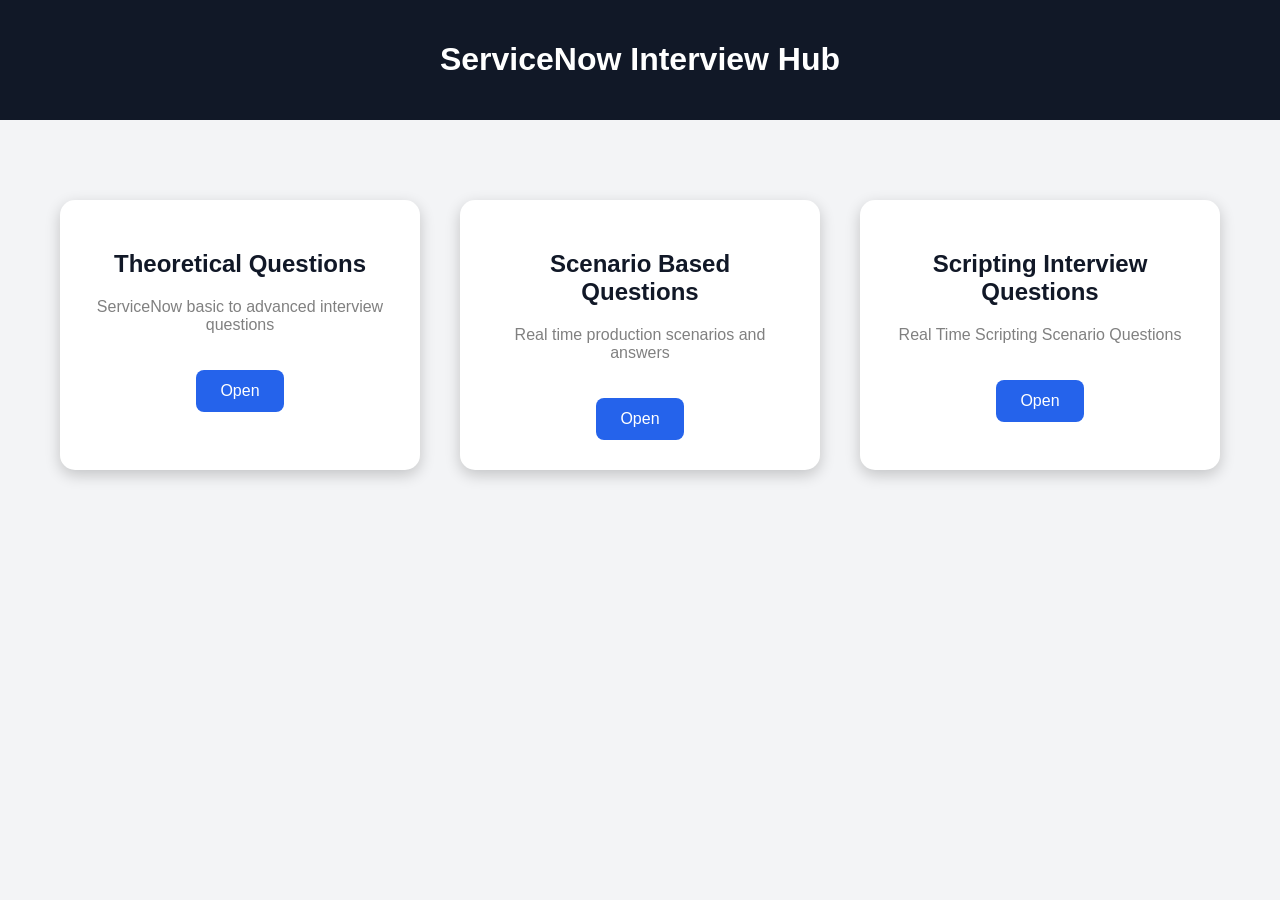
<file: index.html>
<!DOCTYPE html>
<html lang="en">

<head>
    <meta charset="UTF-8">
    <meta name="viewport" content="width=device-width, initial-scale=1.0">
    
    <title>ServiceNow Interview Hub</title>

    <link rel="stylesheet" href="style.css">
</head>

<body>

    <div class="navbar">
        <h1>ServiceNow Interview Hub</h1>
    </div>

    <div class="container">

        <div class="card">
            <h2>Theoretical Questions</h2>

            <p>
                ServiceNow basic to advanced interview questions
            </p>

            <a href="theoretical.html">
                Open
            </a>
        </div>

        <div class="card">
            <h2>Scenario Based Questions</h2>

            <p>
                Real time production scenarios and answers
            </p>

            <a href="scenario.html">
                Open
            </a>
        </div>
        <div class="card">
            <h2>Scripting Interview Questions</h2>

            <p>
                Real Time Scripting  Scenario Questions
            </p>

            <a href="scripting.html">
                Open
            </a>
        </div>

    </div>

</body>

</html>
</file>
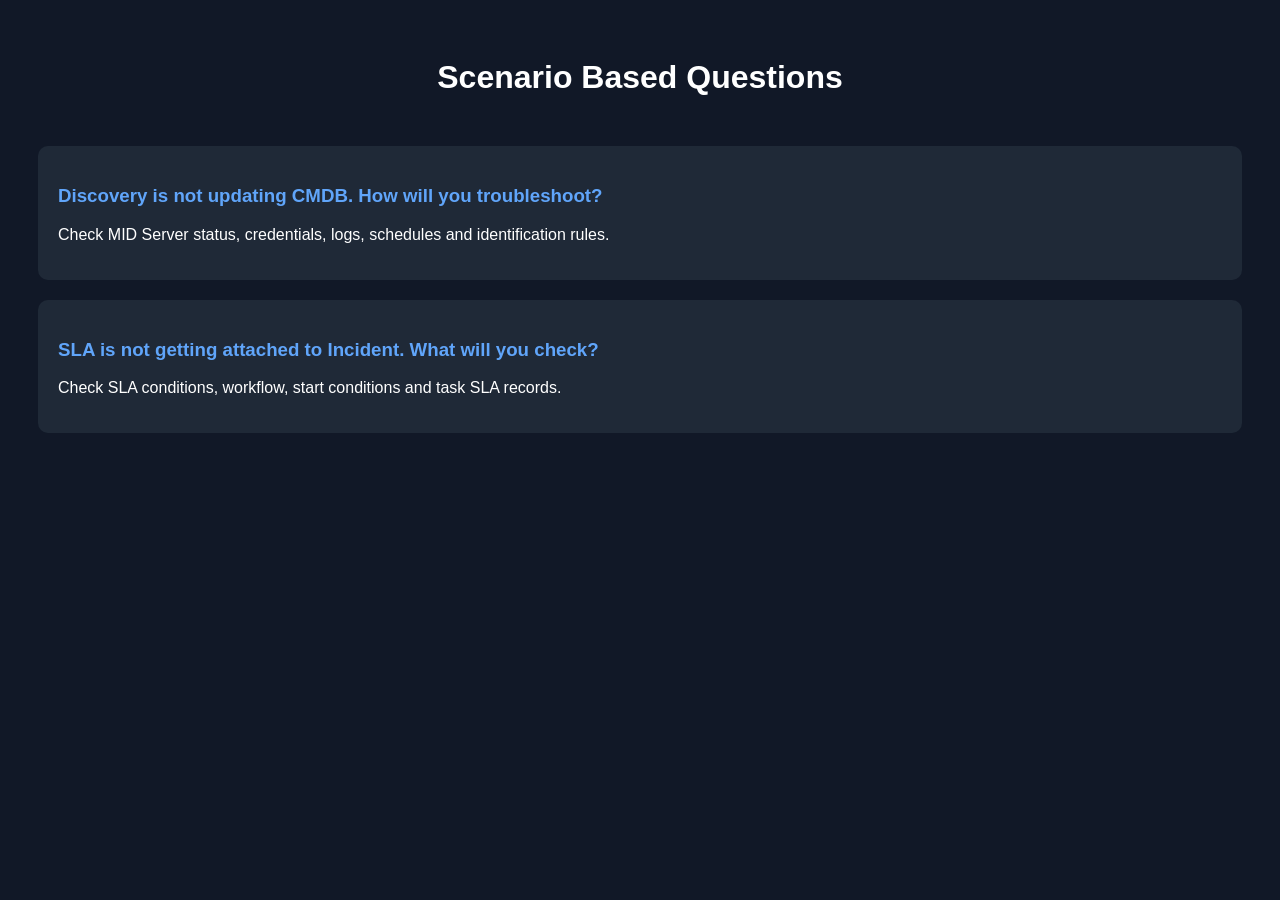
<file: scenario.html>
<!DOCTYPE html>
<html>

<head>

    <title>Scenario Questions</title>

    <style>

        body{
            background:#111827;
            color:white;
            font-family:Arial;
            padding:30px;
        }

        .question{
            background:#1f2937;
            padding:20px;
            margin-bottom:20px;
            border-radius:10px;
        }

        h1{
            text-align:center;
            margin-bottom:50px;
        }

        h3{
            color:#60a5fa;
        }

    </style>

</head>

<body>

    <h1>Scenario Based Questions</h1>

    <div class="question">
        <h3>
            Discovery is not updating CMDB. How will you troubleshoot?
        </h3>

        <p>
            Check MID Server status, credentials, logs, schedules and identification rules.
        </p>
    </div>

    <div class="question">
        <h3>
            SLA is not getting attached to Incident. What will you check?
        </h3>

        <p>
            Check SLA conditions, workflow, start conditions and task SLA records.
        </p>
    </div>

</body>

</html>
</file>
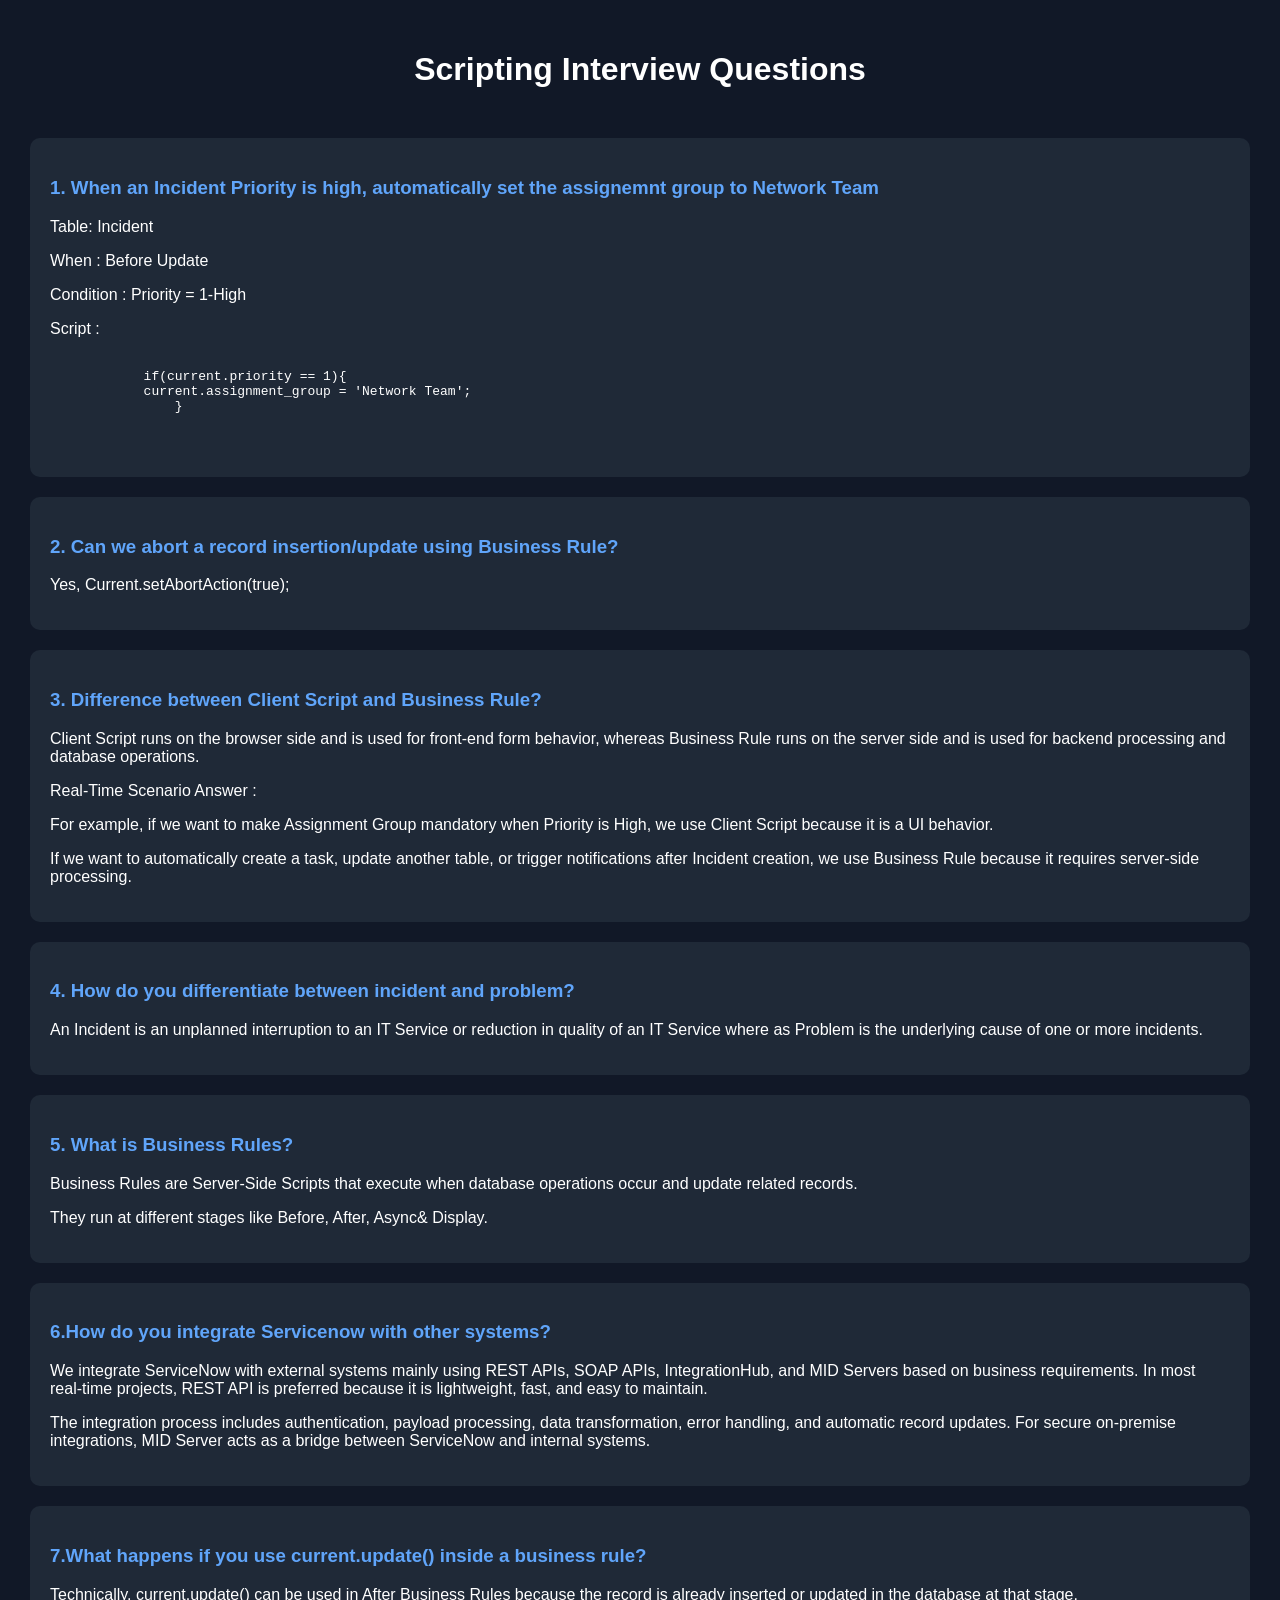
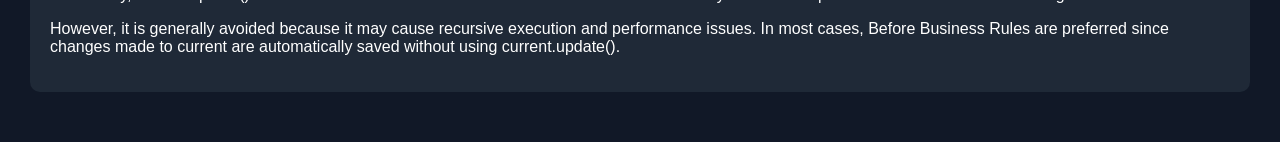
<file: scripting.html>
<!DOCTYPE html>
<html>

<head>

    <title>Scripting Interview Questions</title>

    <style>

        body{
            margin:0;
            padding:30px;
            font-family:Arial;
            background:#111827;
            color:white;
        }

        h1{
            text-align:center;
            margin-bottom:50px;
        }

        .question{
            background:#1f2937;
            padding:20px;
            border-radius:10px;
            margin-bottom:20px;
        }

        .question h3{
            color:#60a5fa;
        }

    </style>

</head>

<body>

    <h1>Scripting Interview Questions</h1>

    <div class="question">
        <h3>1. When an Incident Priority is high, automatically set the assignemnt group to Network Team</h3>

        <p>
             Table: Incident
        </p>
        <p>
             When : Before Update
        </p>
        <p>
             Condition : Priority = 1-High
        </p>
        <p>
            Script : 
        </p>
        <pre>
            <code>
            if(current.priority == 1){
            current.assignment_group = 'Network Team';
                }
            </code>
       </pre>
    </div>

    <div class="question">
        <h3>2. Can we abort a record insertion/update using Business Rule?</h3>

        <p>
            Yes, Current.setAbortAction(true);
        </p>
    </div>

    <div class="question">
        <h3>3. Difference between Client Script and Business Rule?</h3>

        <p>
            Client Script runs on the browser side and is used for front-end form behavior, whereas Business Rule runs on the server side and is used for backend processing and database operations.
        </p>
       <p>
           Real-Time Scenario Answer : 
       </p>
        <p>
            For example, if we want to make Assignment Group mandatory when Priority is High, we use Client Script because it is a UI behavior.
        </p>
        <p>
            If we want to automatically create a task, update another table, or trigger notifications after Incident creation, we use Business Rule because it requires server-side processing.
        </p>
    </div>

        <div class="question">
        <h3>4. How do you differentiate between incident and problem?</h3>

        <p>
            An Incident is an unplanned interruption to an IT Service or reduction in quality of an IT Service where as Problem is the underlying cause of one or more incidents.
        </p>
    </div>
        <div class="question">
        <h3>5. What is Business Rules?</h3>

        <p>
            Business Rules are Server-Side Scripts that execute when database operations occur and update related records.
        </p>
        <p>
            They run at different stages like Before, After, Async& Display.
        </p>
    </div>
    <div class="question">
        <h3>6.How do you integrate Servicenow with other systems?</h3>
        <p>
            We integrate ServiceNow with external systems mainly using REST APIs, SOAP APIs, IntegrationHub, and MID Servers based on business requirements. In most real-time projects, REST API is preferred because it is lightweight, fast, and easy to maintain.
        </p>
        <p>
            The integration process includes authentication, payload processing, data transformation, error handling, and automatic record updates. For secure on-premise integrations, MID Server acts as a bridge between ServiceNow and internal systems.
        </p>
    </div>
    <div class="question">
        <h3>7.What happens if you use current.update() inside a business rule?</h3>
        <p>
            Technically, current.update() can be used in After Business Rules because the record is already inserted or updated in the database at that stage.
        </p>
        <p>
            However, it is generally avoided because it may cause recursive execution and performance issues. In most cases, Before Business Rules are preferred since changes made to current are automatically saved without using current.update().
        </p>

</body>

</html>
</file>
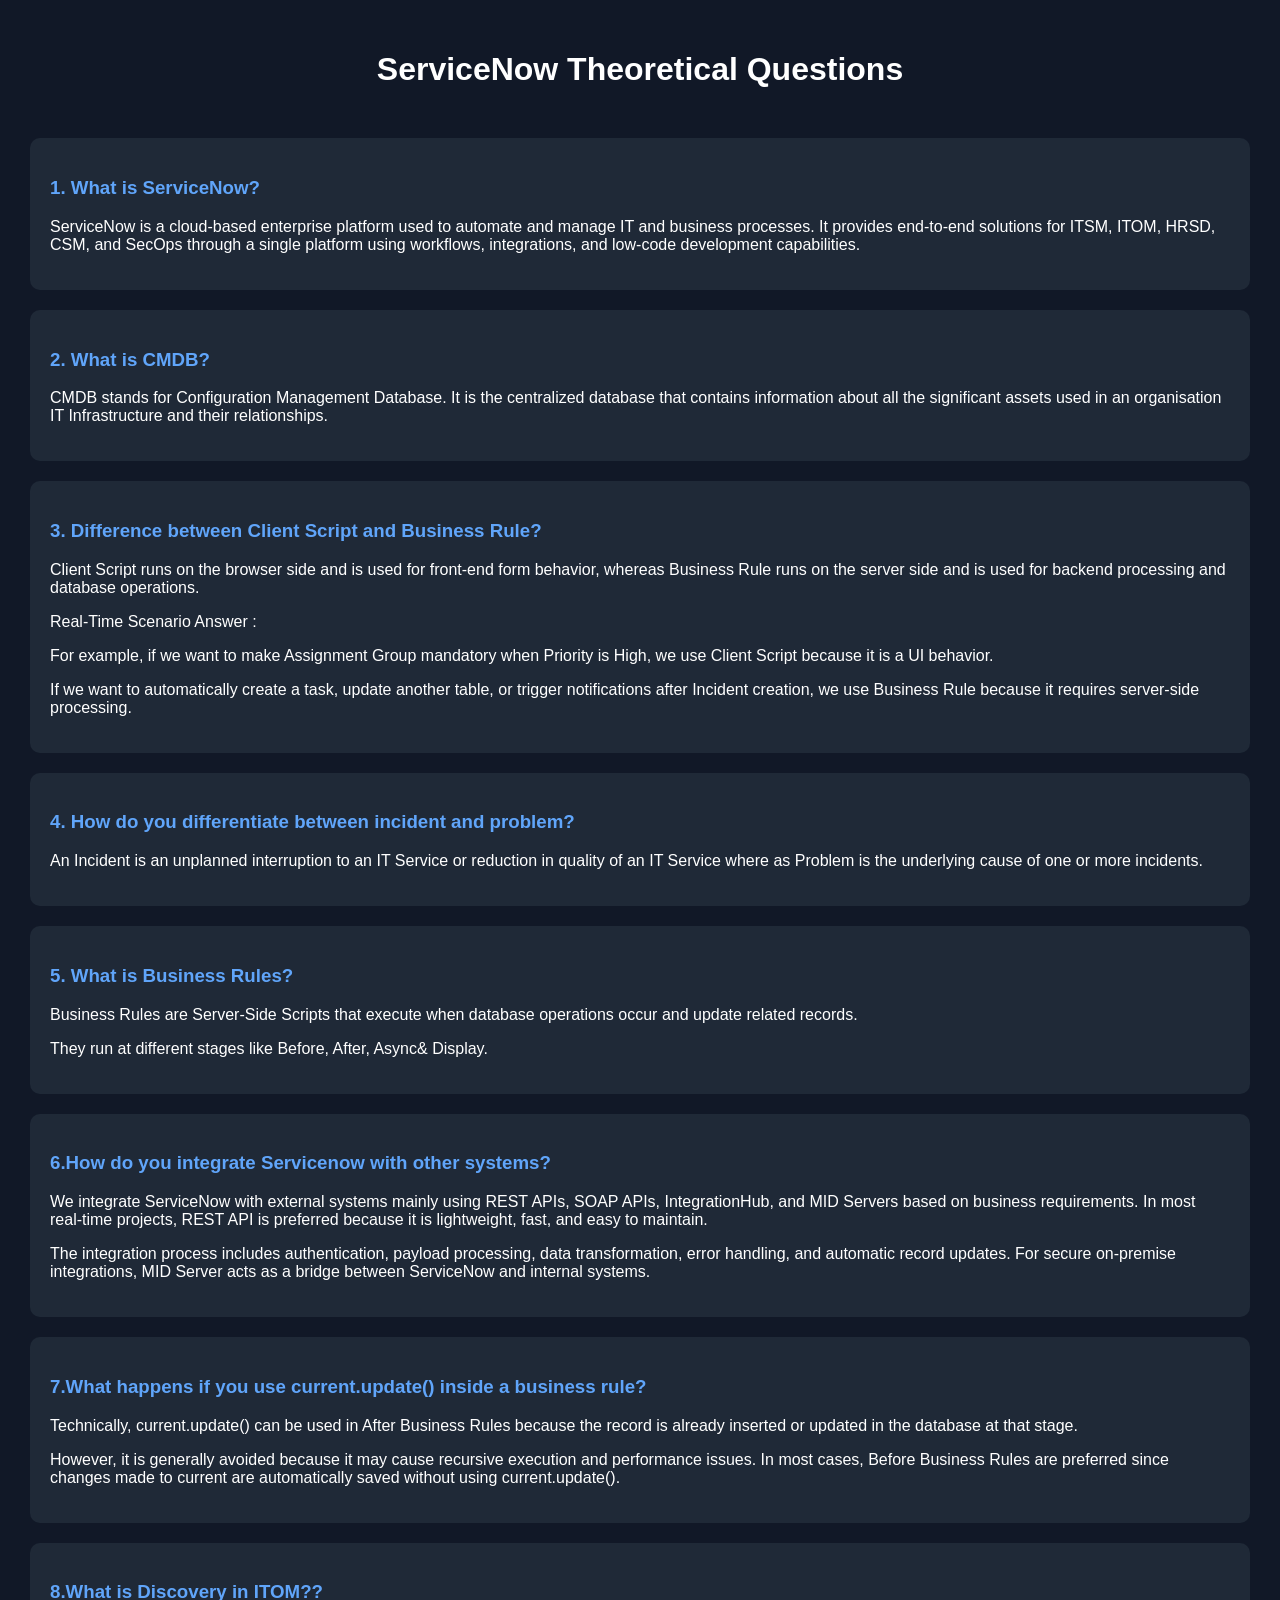
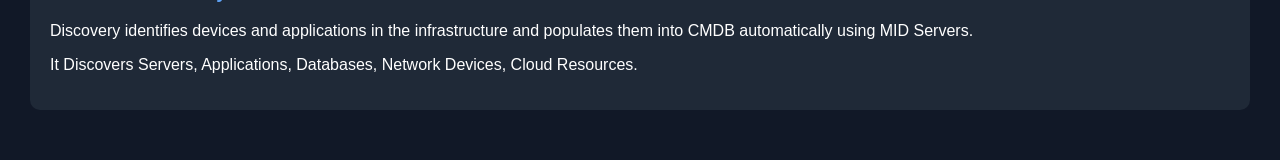
<file: theoretical.html>
<!DOCTYPE html>
<html>

<head>

    <title>Theoretical Questions</title>

    <style>

        body{
            margin:0;
            padding:30px;
            font-family:Arial;
            background:#111827;
            color:white;
        }

        h1{
            text-align:center;
            margin-bottom:50px;
        }

        .question{
            background:#1f2937;
            padding:20px;
            border-radius:10px;
            margin-bottom:20px;
        }

        .question h3{
            color:#60a5fa;
        }

    </style>

</head>

<body>

    <h1>ServiceNow Theoretical Questions</h1>

    <div class="question">
        <h3>1. What is ServiceNow?</h3>

        <p>
            ServiceNow is a cloud-based enterprise platform used to automate and manage IT and business processes. It provides end-to-end solutions for ITSM, ITOM, HRSD, CSM, and SecOps through a single platform using workflows, integrations, and low-code development capabilities.

        </p>
    </div>

    <div class="question">
        <h3>2. What is CMDB?</h3>

        <p>
            CMDB stands for Configuration Management Database. It is the centralized database that contains information about all the significant assets used in an organisation IT Infrastructure and their relationships.
        </p>
    </div>

    <div class="question">
        <h3>3. Difference between Client Script and Business Rule?</h3>

        <p>
            Client Script runs on the browser side and is used for front-end form behavior, whereas Business Rule runs on the server side and is used for backend processing and database operations.
        </p>
       <p>
           Real-Time Scenario Answer : 
       </p>
        <p>
            For example, if we want to make Assignment Group mandatory when Priority is High, we use Client Script because it is a UI behavior.
        </p>
        <p>
            If we want to automatically create a task, update another table, or trigger notifications after Incident creation, we use Business Rule because it requires server-side processing.
        </p>
    </div>

        <div class="question">
        <h3>4. How do you differentiate between incident and problem?</h3>

        <p>
            An Incident is an unplanned interruption to an IT Service or reduction in quality of an IT Service where as Problem is the underlying cause of one or more incidents.
        </p>
    </div>
        <div class="question">
        <h3>5. What is Business Rules?</h3>

        <p>
            Business Rules are Server-Side Scripts that execute when database operations occur and update related records.
        </p>
        <p>
            They run at different stages like Before, After, Async& Display.
        </p>
    </div>
    <div class="question">
        <h3>6.How do you integrate Servicenow with other systems?</h3>
        <p>
            We integrate ServiceNow with external systems mainly using REST APIs, SOAP APIs, IntegrationHub, and MID Servers based on business requirements. In most real-time projects, REST API is preferred because it is lightweight, fast, and easy to maintain.
        </p>
        <p>
            The integration process includes authentication, payload processing, data transformation, error handling, and automatic record updates. For secure on-premise integrations, MID Server acts as a bridge between ServiceNow and internal systems.
        </p>
    </div>
    <div class="question">
        <h3>7.What happens if you use current.update() inside a business rule?</h3>
        <p>
            Technically, current.update() can be used in After Business Rules because the record is already inserted or updated in the database at that stage.
        </p>
        <p>
            However, it is generally avoided because it may cause recursive execution and performance issues. In most cases, Before Business Rules are preferred since changes made to current are automatically saved without using current.update().
        </p>
    </div>
     <div class="question">
        <h3>8.What is Discovery in ITOM??</h3>
        <p>
           Discovery identifies devices and applications in the infrastructure and populates them into CMDB automatically using MID Servers.       
        </p>
        <p>
            It Discovers Servers, Applications, Databases, Network Devices, Cloud Resources.
        </p>
    </div>

</body>

</html>
</file>
<file: style.css>
body{
    margin:0;
    padding:0;
    font-family:Arial;
    background:#f3f4f6;
}

.navbar{
    background:#111827;
    color:white;
    padding:20px;
    text-align:center;
}

.container{
    display:flex;
    justify-content:center;
    gap:40px;
    margin-top:80px;
    flex-wrap:wrap;
}

.card{
    background:white;
    width:300px;
    padding:30px;
    border-radius:15px;
    text-align:center;
    box-shadow:0px 5px 15px rgba(0,0,0,0.2);
    transition:0.3s;
}

.card:hover{
    transform:translateY(-10px);
}

.card h2{
    color:#111827;
}

.card p{
    color:gray;
}

.card a{
    display:inline-block;
    margin-top:20px;
    padding:12px 24px;
    background:#2563eb;
    color:white;
    text-decoration:none;
    border-radius:8px;
}
</file>
